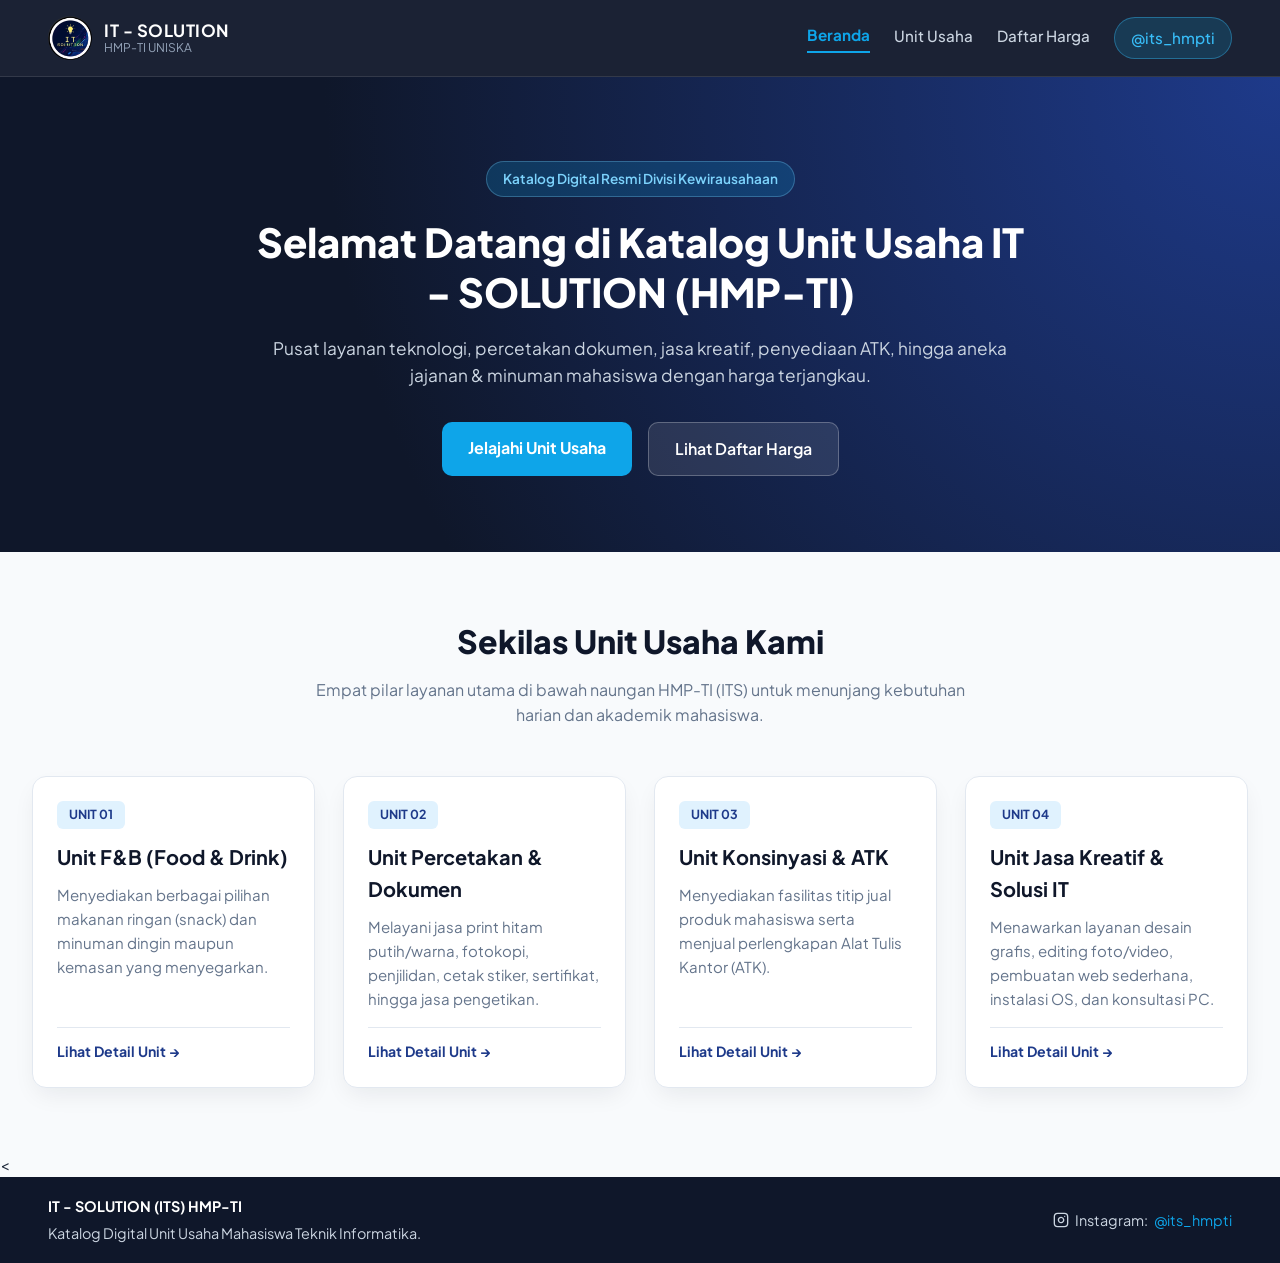
<file: index.html>
<!DOCTYPE html>
<html lang="id">
<head>
    <meta charset="UTF-8">
    <meta name="viewport" content="width=device-width, initial-scale=1.0">
    <title>Katalog HMP-TI ITS - Beranda</title>
    <link href="https://fonts.googleapis.com/css2?family=Plus+Jakarta+Sans:wght@400;500;600;700;800&display=swap" rel="stylesheet">
    <link rel="stylesheet" href="style.css">
</head>
<body>

    <header class="navbar">
        <div class="container nav-wrapper">
            <a href="index.html" class="logo">
            <img src="gambar logo.jpeg" alt="Logo ITS" class="logo-badge">
            <div class="logo-text">
                    <strong>IT - SOLUTION</strong>
                    <span>HMP-TI UNISKA</span>
                </div>
            </a>
            <nav class="nav-links">
                <a href="index.html" class="active-nav">Beranda</a>
                <a href="unit-usaha.html">Unit Usaha</a>
                <a href="daftar-harga.html">Daftar Harga</a>
                <a href="https://instagram.com/its_hmpti" target="_blank" class="btn-ig">@its_hmpti</a>
            </nav>
        </div>
    </header>

    <main class="page-transition">
        <section class="hero">
            <div class="container hero-content">
                <span class="hero-tag">Katalog Digital Resmi Divisi Kewirausahaan</span>
                <h1>Selamat Datang di Katalog Unit Usaha IT - SOLUTION (HMP-TI)</h1>
                <p>Pusat layanan teknologi, percetakan dokumen, jasa kreatif, penyediaan ATK, hingga aneka jajanan & minuman mahasiswa dengan harga terjangkau.</p>
                <div class="hero-buttons">
                    <a href="unit-usaha.html" class="btn-primary">Jelajahi Unit Usaha</a>
                    <a href="daftar-harga.html" class="btn-secondary">Lihat Daftar Harga</a>
                </div>
            </div>
        </section>

        <section class="section-unit">
            <div class="container">
                <div class="section-header">
                    <h2>Sekilas Unit Usaha Kami</h2>
                    <p>Empat pilar layanan utama di bawah naungan HMP-TI (ITS) untuk menunjang kebutuhan harian dan akademik mahasiswa.</p>
                </div>

                <div class="unit-grid">
                    <article class="unit-card">
                        <div class="unit-body">
                            <span class="unit-category">Unit 01</span>
                            <h3>Unit F&B (Food & Drink)</h3>
                            <p>Menyediakan berbagai pilihan makanan ringan (snack) dan minuman dingin maupun kemasan yang menyegarkan.</p>
                            <div class="unit-actions">
                                <a href="unit-usaha.html" class="link-arrow">Lihat Detail Unit &rarr;</a>
                            </div>
                        </div>
                    </article>

                    <article class="unit-card">
                        <div class="unit-body">
                            <span class="unit-category">Unit 02</span>
                            <h3>Unit Percetakan & Dokumen</h3>
                            <p>Melayani jasa print hitam putih/warna, fotokopi, penjilidan, cetak stiker, sertifikat, hingga jasa pengetikan.</p>
                            <div class="unit-actions">
                                <a href="unit-usaha.html" class="link-arrow">Lihat Detail Unit &rarr;</a>
                            </div>
                        </div>
                    </article>

                    <article class="unit-card">
                        <div class="unit-body">
                            <span class="unit-category">Unit 03</span>
                            <h3>Unit Konsinyasi & ATK</h3>
                            <p>Menyediakan fasilitas titip jual produk mahasiswa serta menjual perlengkapan Alat Tulis Kantor (ATK).</p>
                            <div class="unit-actions">
                                <a href="unit-usaha.html" class="link-arrow">Lihat Detail Unit &rarr;</a>
                            </div>
                        </div>
                    </article>

                    <article class="unit-card">
                        <div class="unit-body">
                            <span class="unit-category">Unit 04</span>
                            <h3>Unit Jasa Kreatif & Solusi IT</h3>
                            <p>Menawarkan layanan desain grafis, editing foto/video, pembuatan web sederhana, instalasi OS, dan konsultasi PC.</p>
                            <div class="unit-actions">
                                <a href="unit-usaha.html" class="link-arrow">Lihat Detail Unit &rarr;</a>
                            </div>
                        </div>
                    </article>
                </div>
            </div>
        </section>
    </main>

    <<div <footer class="footer">
        <div class="container footer-content">
            <div>
                <h4>IT - SOLUTION (ITS) HMP-TI</h4>
                <p>Katalog Digital Unit Usaha Mahasiswa Teknik Informatika.</p>
            </div>
            <div class="footer-right">
                <span class="footer-ig">
                    <svg class="ig-icon" viewBox="0 0 24 24" fill="none" stroke="currentColor" stroke-width="2" stroke-linecap="round" stroke-linejoin="round">
                        <rect x="2" y="2" width="20" height="20" rx="5" ry="5"></rect>
                        <path d="M16 11.37A4 4 0 1 1 12.63 8 4 4 0 0 1 16 11.37z"></path>
                        <line x1="17.5" y1="6.5" x2="17.51" y2="6.5"></line>
                    </svg>
                    Instagram: <a href="https://instagram.com/its_hmpti" target="_blank">@its_hmpti</a>
                </span>
                <!-- <span>Referensi: <a href="https://its.hmp-ti.or.id/" target="_blank">its.hmp-ti.or.id</a></span> -->
            </div>
        </div>
    </footer>
    <script src="script.js"></script>
</body>
</html>
</file>
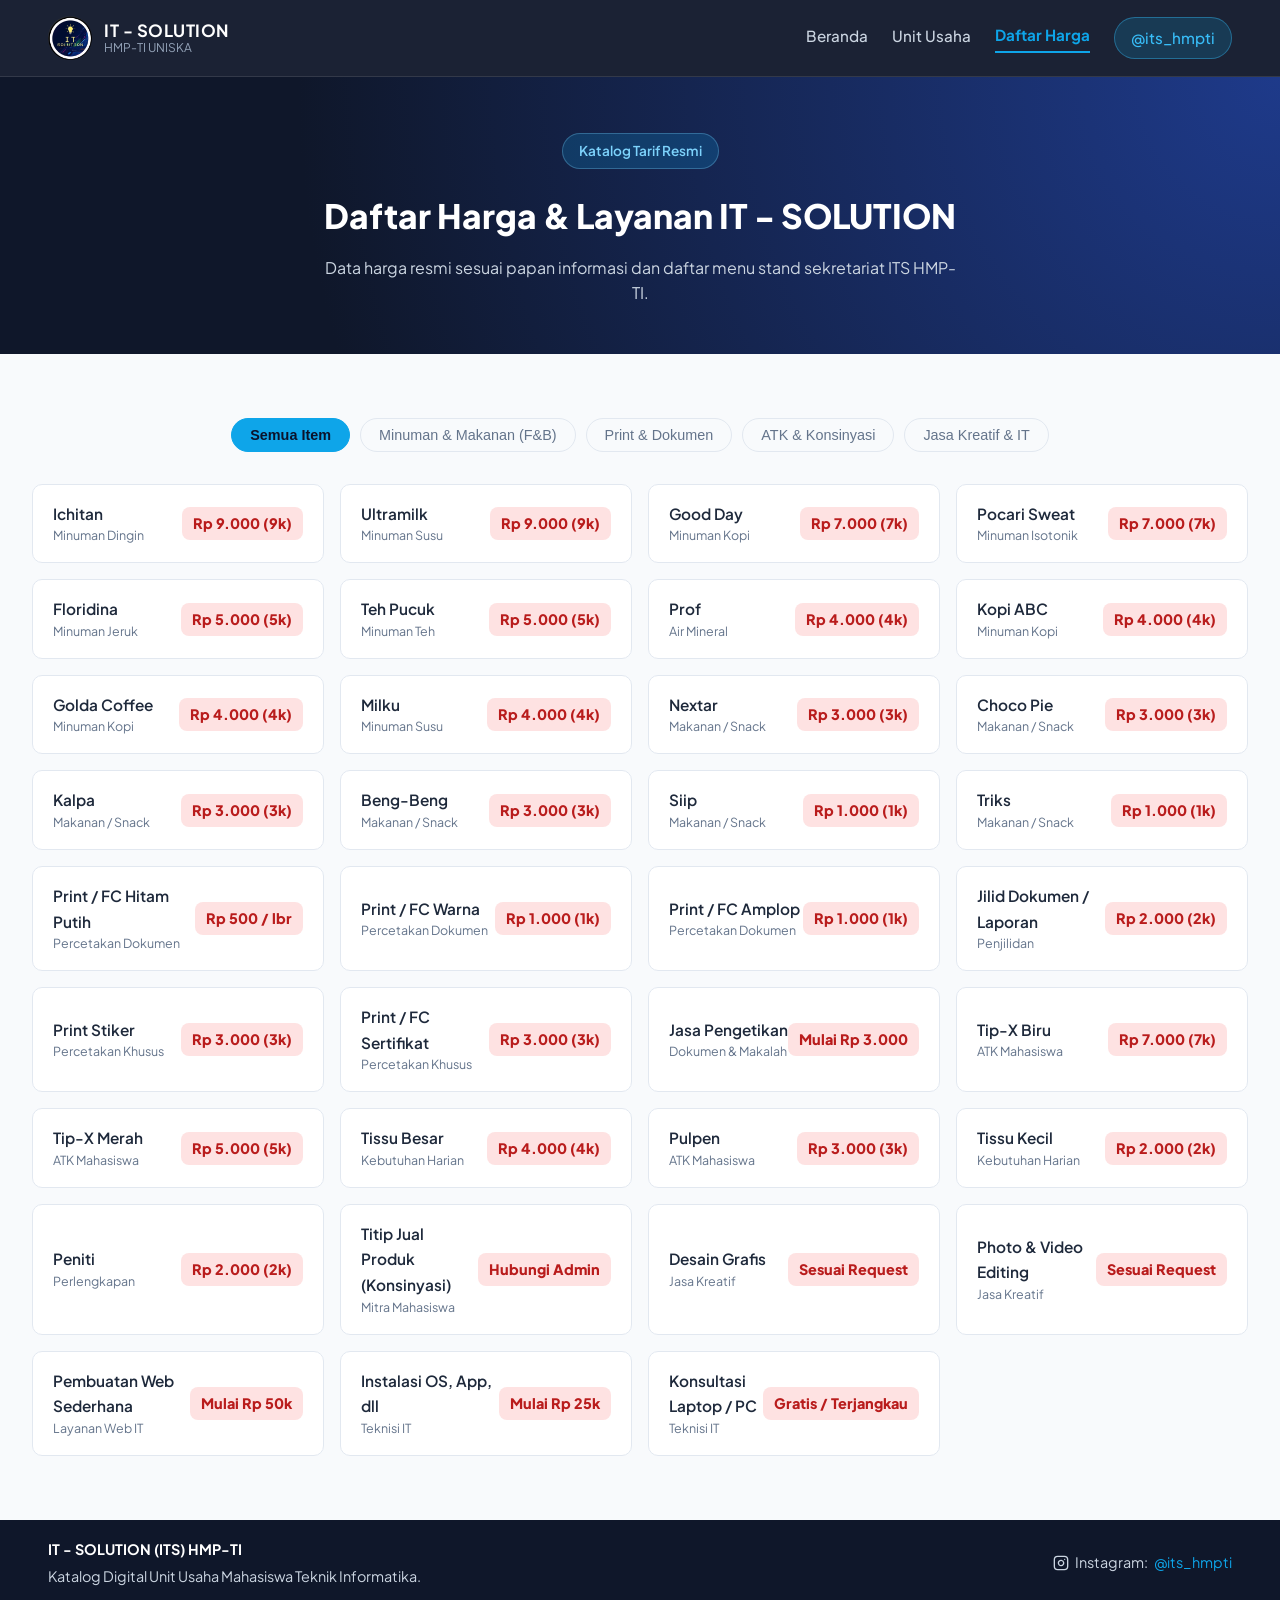
<file: daftar-harga.html>
<!DOCTYPE html>
<html lang="id">
<head>
    <meta charset="UTF-8">
    <meta name="viewport" content="width=device-width, initial-scale=1.0">
    <title>Katalog HMP-TI ITS - Daftar Harga</title>
    <link href="https://fonts.googleapis.com/css2?family=Plus+Jakarta+Sans:wght@400;500;600;700;800&display=swap" rel="stylesheet">
    <link rel="stylesheet" href="style.css">
</head>
<body>

    <header class="navbar">
        <div class="container nav-wrapper">
            <a href="index.html" class="logo">
                <img src="gambar logo.jpeg" alt="Logo ITS" class="logo-badge">
                <div class="logo-text">
                    <strong>IT - SOLUTION</strong>
                    <span>HMP-TI UNISKA</span>
                </div>
            </a>
            <nav class="nav-links">
                <a href="index.html">Beranda</a>
                <a href="unit-usaha.html">Unit Usaha</a>
                <a href="daftar-harga.html"class="active-nav">Daftar Harga</a>
                <a href="https://instagram.com/its_hmpti" target="_blank" class="btn-ig">@its_hmpti</a>
            </nav>
        </div>
    </header>

    <main class="page-transition">
        <section class="page-banner">
            <div class="container">
                <span class="hero-tag">Katalog Tarif Resmi</span>
                <h1>Daftar Harga & Layanan IT - SOLUTION</h1>
                <p>Data harga resmi sesuai papan informasi dan daftar menu stand sekretariat ITS HMP-TI.</p>
            </div>
        </section>

        <section class="section-pricing">
            <div class="container">
                <div class="filter-bar">
                    <button class="filter-btn active" data-kategori="semua" onclick="filterMenu('semua', this)">Semua Item</button>
                    <button class="filter-btn" data-kategori="fnb" onclick="filterMenu('fnb', this)">Minuman & Makanan (F&B)</button>
                    <button class="filter-btn" data-kategori="percetakan" onclick="filterMenu('percetakan', this)">Print & Dokumen</button>
                    <button class="filter-btn" data-kategori="konsinyasi" onclick="filterMenu('konsinyasi', this)">ATK & Konsinyasi</button>
                    <button class="filter-btn" data-kategori="kreatif" onclick="filterMenu('kreatif', this)">Jasa Kreatif & IT</button>
                </div>

                <div id="pricing-container" class="pricing-grid"></div>
            </div>
        </section>
    </main>

    <footer class="footer">
        <div class="container footer-content">
            <div>
                <h4>IT - SOLUTION (ITS) HMP-TI</h4>
                <p>Katalog Digital Unit Usaha Mahasiswa Teknik Informatika.</p>
            </div>
            <div class="footer-right">
                <span class="footer-ig">
                    <svg class="ig-icon" viewBox="0 0 24 24" fill="none" stroke="currentColor" stroke-width="2" stroke-linecap="round" stroke-linejoin="round">
                        <rect x="2" y="2" width="20" height="20" rx="5" ry="5"></rect>
                        <path d="M16 11.37A4 4 0 1 1 12.63 8 4 4 0 0 1 16 11.37z"></path>
                        <line x1="17.5" y1="6.5" x2="17.51" y2="6.5"></line>
                    </svg>
                    Instagram: <a href="https://instagram.com/its_hmpti" target="_blank">@its_hmpti</a>
                </span>
                <!-- <span>Referensi: <a href="https://its.hmp-ti.or.id/" target="_blank">its.hmp-ti.or.id</a></span> -->
            </div>
        </div>
    </footer>

    <script src="script.js"></script>
</body>
</html>
</file>
<file: style.css>
html {
    overflow-y: scroll;
}

:root {
    --primary-dark: #0f172a;
    --primary-blue: #1e3a8a;
    --accent-cyan: #0ea5e9;
    --accent-light: #e0f2fe;
    --bg-page: #f8fafc;
    --bg-card: #ffffff;
    --text-main: #1e293b;
    --text-muted: #64748b;
    --border-color: #e2e8f0;
    --shadow-md: 0 10px 25px -5px rgba(15, 23, 42, 0.08);
    --radius-lg: 14px;
}

* {
    margin: 0;
    padding: 0;
    box-sizing: border-box;
}

body {
    font-family: 'Plus Jakarta Sans', -apple-system, BlinkMacSystemFont, sans-serif;
    background-color: var(--bg-page);
    color: var(--text-main);
    line-height: 1.6;
    display: flex;
    flex-direction: column;
    min-height: 100vh;
}

main {
    flex: 1;
}

.page-transition {
    animation: fadeHalaman 0.35s ease-out;
}

@keyframes fadeHalaman {
    from {
        opacity: 0;
        transform: translateY(10px);
    }
    to {
        opacity: 1;
        transform: translateY(0);
    }
}

.container {
    width: 100%;
    max-width: 100%;
    margin: 0;
}

.navbar {
    background-color: rgba(15, 23, 42, 0.95);
    backdrop-filter: blur(8px);
    position: sticky;
    top: 0;
    z-index: 100;
    padding: 16px 48px;
    border-bottom: 1px solid rgba(255, 255, 255, 0.1);
}

.nav-wrapper {
    display: flex;
    justify-content: space-between;
    align-items: center;
    width: 100%;
}

.logo {
    display: flex;
    align-items: center;
    gap: 12px;
    text-decoration: none;
    color: #ffffff;
}

.logo-badge {
    width: 44px;
    height: 44px;
    border-radius: 50%;
    object-fit: cover;
    display: block;
}

.logo-text {
    display: flex;
    flex-direction: column;
    line-height: 1.2;
}

.logo-text strong {
    font-size: 1.05rem;
    letter-spacing: 0.5px;
}

.logo-text span {
    font-size: 0.75rem;
    color: #94a3b8;
}

.nav-links {
    display: flex;
    align-items: center;
    gap: 24px;
}

.nav-links a {
    color: #cbd5e1;
    text-decoration: none;
    font-size: 0.95rem;
    font-weight: 500;
    transition: color 0.2s ease;
    padding-bottom: 4px;
}

.nav-links a:hover,
.nav-links a.active-nav {
    color: var(--accent-cyan);
}

.nav-links a.active-nav {
    border-bottom: 2px solid var(--accent-cyan);
    font-weight: 700;
}

.btn-ig {
    background-color: rgba(14, 165, 233, 0.18);
    color: #38bdf8 !important;
    padding: 8px 16px !important;
    border-radius: 999px;
    border: 1px solid rgba(56, 189, 248, 0.4);
}

.hero {
    background: radial-gradient(circle at top right, #1e3a8a, #0f172a 70%);
    color: #ffffff;
    padding: 84px 32px 76px;
    text-align: center;
}

.page-banner {
    background: radial-gradient(circle at top right, #1e3a8a, #0f172a 75%);
    color: #ffffff;
    padding: 56px 32px 48px;
    text-align: center;
}

.page-banner h1 {
    font-size: 2.1rem;
    font-weight: 800;
    margin-bottom: 12px;
}

.page-banner p {
    color: #cbd5e1;
    max-width: 640px;
    margin: 0 auto;
}

.hero-content {
    max-width: 780px;
    margin: 0 auto;
}

.hero-tag {
    display: inline-block;
    background-color: rgba(14, 165, 233, 0.2);
    color: #7dd3fc;
    font-size: 0.85rem;
    font-weight: 600;
    padding: 6px 16px;
    border-radius: 999px;
    margin-bottom: 20px;
    border: 1px solid rgba(125, 211, 252, 0.3);
}

.hero h1 {
    font-size: 2.5rem;
    font-weight: 800;
    line-height: 1.25;
    margin-bottom: 18px;
}

.hero p {
    font-size: 1.08rem;
    color: #cbd5e1;
    margin-bottom: 32px;
}

.hero-buttons {
    display: flex;
    justify-content: center;
    gap: 16px;
    flex-wrap: wrap;
}

.btn-primary {
    background-color: var(--accent-cyan);
    color: #ffffff;
    text-decoration: none;
    padding: 13px 26px;
    border-radius: 10px;
    font-weight: 700;
    border: none;
    cursor: pointer;
    transition: transform 0.2s ease, background-color 0.2s ease;
}

.btn-primary:hover {
    background-color: #0284c7;
    transform: translateY(-2px);
}

.btn-secondary {
    background-color: rgba(255, 255, 255, 0.1);
    color: #ffffff;
    text-decoration: none;
    padding: 13px 26px;
    border-radius: 10px;
    font-weight: 600;
    border: 1px solid rgba(255, 255, 255, 0.25);
    cursor: pointer;
    transition: background-color 0.2s ease;
}

.btn-secondary:hover {
    background-color: rgba(255, 255, 255, 0.2);
}

.section-unit,
.section-pricing {
    padding: 64px 32px;
}

.section-header {
    text-align: center;
    max-width: 650px;
    margin: 0 auto 48px;
}

.section-header h2 {
    font-size: 2rem;
    font-weight: 800;
    color: var(--primary-dark);
    margin-bottom: 10px;
}

.section-header p {
    color: var(--text-muted);
}

.unit-grid {
    display: grid;
    grid-template-columns: repeat(auto-fit, minmax(270px, 1fr));
    gap: 28px;
    max-width: 1240px;
    margin: 0 auto;
}

.unit-card {
    background-color: var(--bg-card);
    border-radius: var(--radius-lg);
    overflow: hidden;
    border: 1px solid var(--border-color);
    box-shadow: var(--shadow-md);
    display: flex;
    flex-direction: column;
    transition: transform 0.25s ease;
    
    /* Animasi muncul ke atas */
    opacity: 0;
    animation: munculKeAtas 0.5s ease forwards;
}

.unit-card:nth-child(1) { animation-delay: 0.1s; }
.unit-card:nth-child(2) { animation-delay: 0.2s; }
.unit-card:nth-child(3) { animation-delay: 0.3s; }
.unit-card:nth-child(4) { animation-delay: 0.4s; }
.unit-card:hover {
    transform: translateY(-6px);
}

@keyframes munculKeAtas {
    from {
        opacity: 0;
        transform: translateY(22px);
    }
    to {
        opacity: 1;
        transform: translateY(0);
    }
}

.unit-img {
    width: 100%;
    height: 190px;
    object-fit: cover;
}

.unit-body {
    padding: 24px;
    display: flex;
    flex-direction: column;
    flex-grow: 1;
}

.unit-category {
    display: inline-block;
    width: fit-content;
    background-color: var(--accent-light);
    color: var(--primary-blue);
    font-size: 0.78rem;
    font-weight: 700;
    padding: 4px 12px;
    border-radius: 6px;
    margin-bottom: 12px;
    text-transform: uppercase;
}

.unit-body h3 {
    font-size: 1.25rem;
    margin-bottom: 10px;
    color: var(--primary-dark);
}

.unit-body p {
    font-size: 0.94rem;
    color: var(--text-muted);
    margin-bottom: 16px;
}

.unit-highlights {
    list-style: none;
    background-color: #f8fafc;
    padding: 14px;
    border-radius: 10px;
    border: 1px solid var(--border-color);
    margin-bottom: 20px;
    font-size: 0.86rem;
}

.unit-highlights li {
    margin-bottom: 6px;
}

.unit-highlights li:last-child {
    margin-bottom: 0;
}

.unit-actions {
    margin-top: auto;
    display: flex;
    justify-content: space-between;
    align-items: center;
    gap: 12px;
    padding-top: 12px;
    border-top: 1px solid var(--border-color);
}

.btn-detail {
    background-color: var(--primary-blue);
    color: #ffffff;
    border: none;
    padding: 10px 16px;
    border-radius: 8px;
    font-weight: 600;
    font-size: 0.88rem;
    cursor: pointer;
    transition: background-color 0.2s ease;
}

.btn-detail:hover {
    background-color: var(--accent-cyan);
}

.link-arrow {
    color: var(--primary-blue);
    text-decoration: none;
    font-size: 0.88rem;
    font-weight: 700;
}

.link-arrow:hover {
    text-decoration: underline;
}

.filter-bar {
    display: flex;
    justify-content: center;
    flex-wrap: wrap;
    gap: 10px;
    margin-bottom: 32px;
}

.filter-btn {
    border: 1px solid var(--border-color);
    background-color: transparent;
    color: var(--text-muted);
    padding: 8px 18px;
    border-radius: 20px;
    font-size: 0.9rem;
    font-weight: 500;
    cursor: pointer;
    transition: background-color 0.2s ease, color 0.2s ease, border-color 0.2s ease;
}

.filter-btn.active {
    background-color: var(--accent-cyan);
    color: #0b132b;
    border-color: var(--accent-cyan);
    font-weight: 600;
}

.filter-btn:hover {
    background-color: var(--primary-blue);
    color: #ffffff;
    border-color: var(--primary-blue);
}

#pricing-container {
    min-height: 400px;
}

.pricing-grid {
    display: grid;
    grid-template-columns: repeat(auto-fill, minmax(240px, 1fr));
    gap: 16px;
    max-width: 1240px;
    margin: 0 auto;
}

.price-item {
    background-color: #ffffff;
    padding: 16px 20px;
    border-radius: 10px;
    border: 1px solid var(--border-color);
    display: flex;
    justify-content: space-between;
    align-items: center;
    opacity: 0;
    animation: munculKeAtas 0.45s ease forwards;
}

.price-item-name {
    font-weight: 600;
    font-size: 0.96rem;
}

.price-item-sub {
    display: block;
    font-size: 0.78rem;
    color: var(--text-muted);
}

.price-badge {
    background-color: #fee2e2;
    color: #b91c1c;
    font-weight: 800;
    font-size: 0.9rem;
    padding: 5px 11px;
    border-radius: 8px;
    white-space: nowrap;
}

.modal-overlay {
    position: fixed;
    inset: 0;
    background-color: rgba(15, 23, 42, 0.65);
    display: none;
    justify-content: center;
    align-items: center;
    z-index: 999;
    padding: 20px;
}

.modal-overlay.show {
    display: flex;
}

.modal-box {
    background-color: #ffffff;
    max-width: 520px;
    width: 100%;
    border-radius: var(--radius-lg);
    overflow: hidden;
    box-shadow: 0 25px 50px -12px rgba(0, 0, 0, 0.3);
    animation: muncul 0.25s ease;
}

@keyframes muncul {
    from {
        transform: scale(0.95);
        opacity: 0;
    }
    to {
        transform: scale(1);
        opacity: 1;
    }
}

.modal-header {
    background-color: var(--primary-dark);
    color: #ffffff;
    padding: 18px 24px;
    display: flex;
    justify-content: space-between;
    align-items: center;
}

.modal-close {
    background: none;
    border: none;
    color: #ffffff;
    font-size: 1.7rem;
    cursor: pointer;
}

.modal-body {
    padding: 24px;
}

.modal-info-list {
    margin-top: 18px;
    background-color: #f8fafc;
    padding: 16px;
    border-radius: 10px;
    border: 1px solid var(--border-color);
}

.info-item {
    margin-bottom: 10px;
    font-size: 0.92rem;
}

.info-item:last-child {
    margin-bottom: 0;
}

.modal-footer {
    padding: 16px 24px;
    background-color: #f1f5f9;
    display: flex;
    justify-content: flex-end;
    gap: 12px;
}

.modal-footer .btn-secondary {
    background-color: #cbd5e1;
    color: var(--primary-dark);
}

.footer {
    background-color: var(--primary-dark);
    color: #cbd5e1;
    padding: 18px 48px;
    font-size: 0.9rem;
}

.footer-content {
    display: flex;
    justify-content: space-between;
    align-items: center;
    flex-wrap: wrap;
    gap: 24px;
    width: 100%;
}

.footer h4 {
    color: #ffffff;
    margin-bottom: 4px;
}

.footer a {
    color: var(--accent-cyan);
    text-decoration: none;
}

.footer-right {
    display: flex;
    align-items: center;
    gap: 32px;
}

.footer-right span {
    white-space: nowrap;
}

.footer-ig {
    display: inline-flex;
    align-items: center;
    gap: 6px;
}

.ig-icon {
    width: 16px;
    height: 16px;
    color: var(--accent-white);
}

@keyframes munculKeAtas {
    from {
        opacity: 0;
        transform: translateY(22px);
    }
    to {
        opacity: 1;
        transform: translateY(0);
    }
}

@media (max-width: 768px) {
    .navbar {
        padding: 16px 20px;
    }
    .hero h1 {
        font-size: 1.85rem;
    }
    .nav-wrapper {
        flex-direction: column;
        gap: 12px;
    }
    .nav-links {
        gap: 14px;
        flex-wrap: wrap;
        justify-content: center;
    }
    .footer {
        padding: 20px 20px;
        text-align: center;
    }
    .footer-content {
        flex-direction: column;
        justify-content: center;
    }
    .footer-right {
        justify-content: center;
        flex-wrap: wrap;
        gap: 16px;
    }
}
</file>
